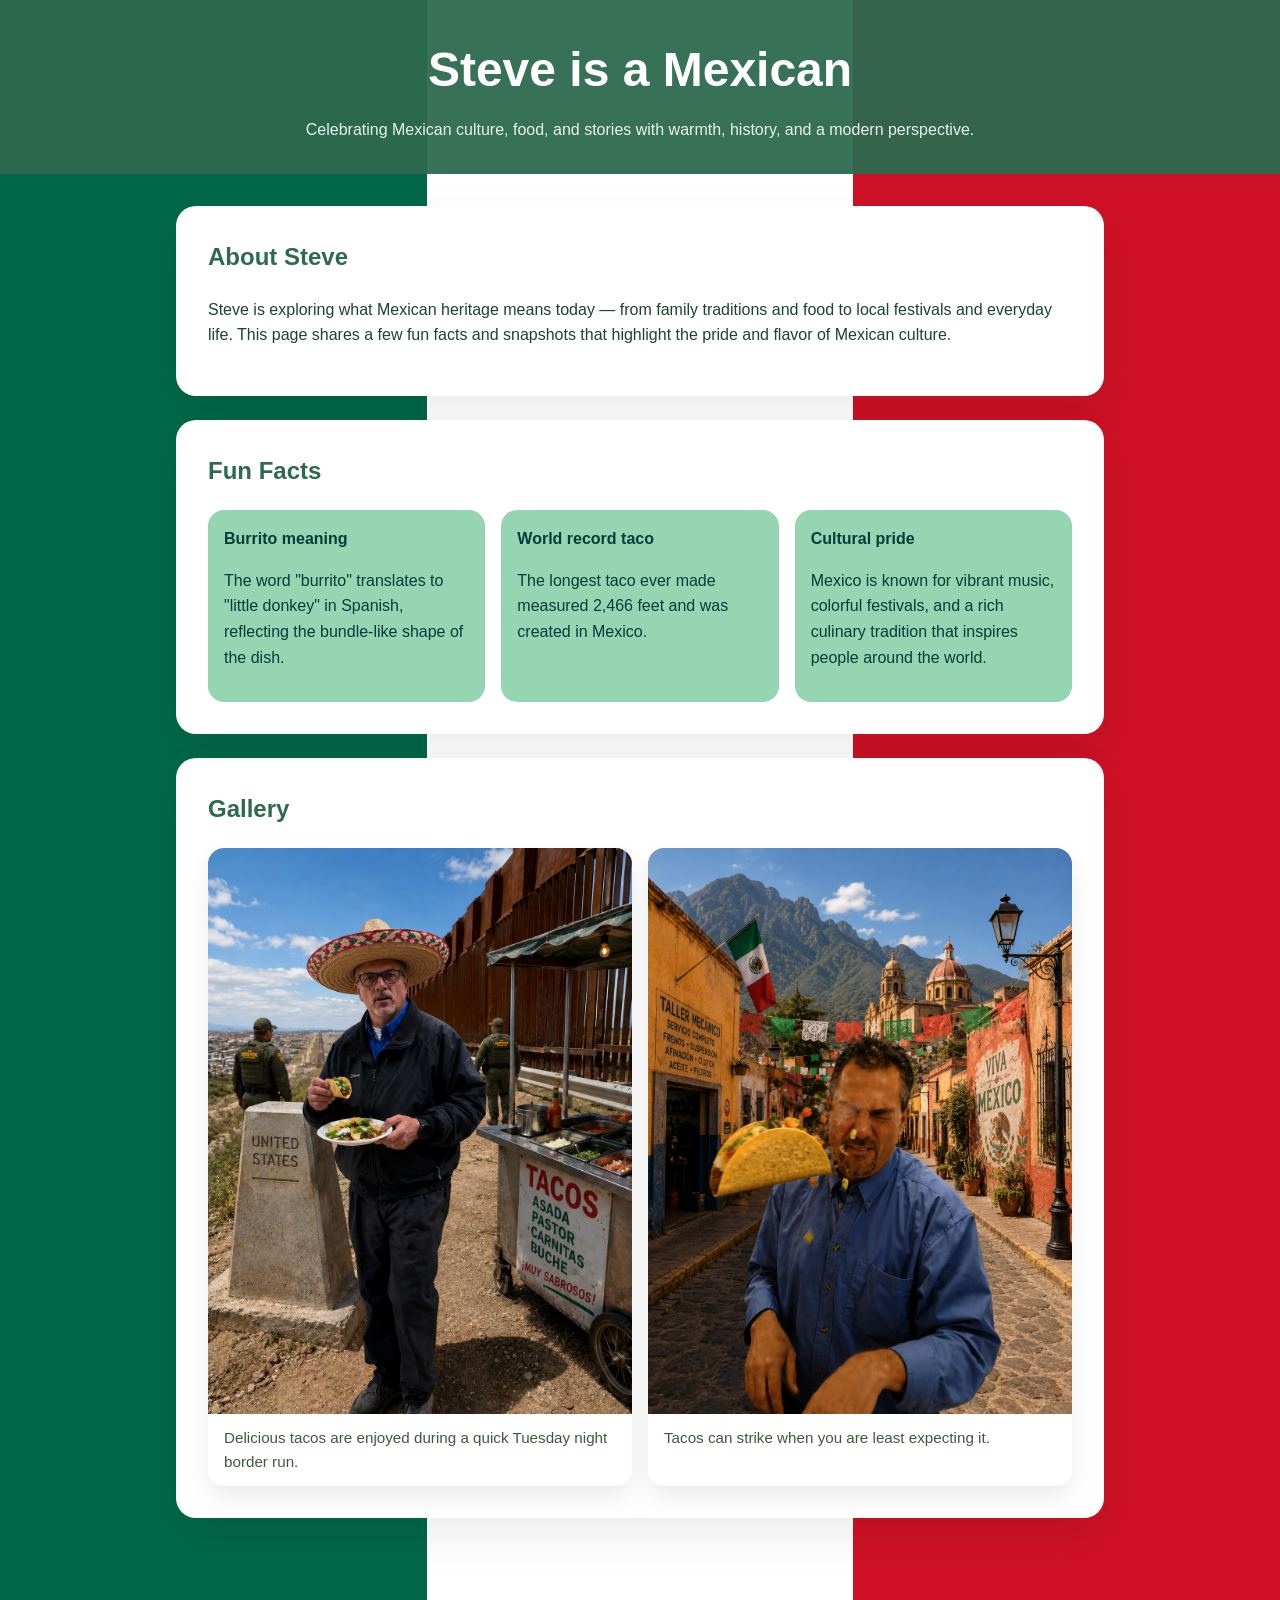
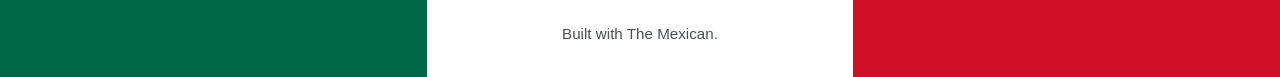
<file: index.html>
<!DOCTYPE html>
<html lang="en">
<head>
    <meta charset="UTF-8">
    <meta name="viewport" content="width=device-width, initial-scale=1.0">
    <title>Taco Man</title>
    <link rel="icon" href="data:image/svg+xml,<svg xmlns='http://www.w3.org/2000/svg' viewBox='0 0 100 100'><text y='75' font-size='75'>🌮</text></svg>">
    <link rel="stylesheet" href="styles.css">
</head>
<body>
    <header>
        <h1>Steve is a Mexican</h1>
        <p>Celebrating Mexican culture, food, and stories with warmth, history, and a modern perspective.</p>
    </header>

    <main>
        <section class="section">
            <h2>About Steve</h2>
            <p>Steve is exploring what Mexican heritage means today — from family traditions and food to local festivals and everyday life. This page shares a few fun facts and snapshots that highlight the pride and flavor of Mexican culture.</p>
        </section>

        <section class="section">
            <h2>Fun Facts</h2>
            <div class="facts">
                <div class="fact">
                    <strong>Burrito meaning</strong>
                    <p>The word "burrito" translates to "little donkey" in Spanish, reflecting the bundle-like shape of the dish.</p>
                </div>
                <div class="fact">
                    <strong>World record taco</strong>
                    <p>The longest taco ever made measured 2,466 feet and was created in Mexico.</p>
                </div>
                <div class="fact">
                    <strong>Cultural pride</strong>
                    <p>Mexico is known for vibrant music, colorful festivals, and a rich culinary tradition that inspires people around the world.</p>
                </div>
            </div>
        </section>

        <section class="section">
            <h2>Gallery</h2>
            <div class="gallery">
                <figure>
                    <img src="Taco man.jpg" alt="A vibrant Mexican meal featuring tacos">
                    <figcaption>Delicious tacos are enjoyed during a quick Tuesday night border run.</figcaption>
                </figure>
                <figure>
                    <img src="Taco to the Face.PNG" alt="A smiling person enjoying a community event">
                    <figcaption>Tacos can strike when you are least expecting it.</figcaption>
                </figure>
            </div>
        </section>
    </main>

    <footer>
        <p>Built with The Mexican.</p>
    </footer>
</body>
</html>
</file>
<file: styles.css>
:root {
    --primary: #2d6a4f;
    --secondary: #95d5b2;
    --bg: #f8f9fa;
    --card: #ffffff;
    --text: #1b4332;
    --accent: #f77f00;
}

* {
    box-sizing: border-box;
}

body {
    margin: 0;
    font-family: "Segoe UI", Tahoma, Geneva, Verdana, sans-serif;
    background: linear-gradient(90deg, #006847 0%, #006847 33.33%, #ffffff 33.33%, #ffffff 66.66%, #ce1126 66.66%, #ce1126 100%);
    color: var(--text);
    line-height: 1.6;
}

header {
    background: rgba(45, 106, 79, 0.95);
    color: white;
    padding: 2rem 1rem;
    text-align: center;
}

header h1 {
    margin: 0;
    font-size: clamp(2rem, 4vw, 3rem);
}

header p {
    margin: 0.5rem auto 0;
    max-width: 720px;
    font-size: 1rem;
    opacity: 0.9;
}

main {
    max-width: 960px;
    margin: 0 auto;
    padding: 2rem 1rem 3rem;
}

.section {
    background: var(--card);
    border-radius: 20px;
    box-shadow: 0 18px 45px rgba(0, 0, 0, 0.08);
    padding: 2rem;
    margin-bottom: 1.5rem;
}

.section h2 {
    margin-top: 0;
    color: var(--primary);
}

.facts {
    display: grid;
    gap: 1rem;
    grid-template-columns: repeat(auto-fit, minmax(220px, 1fr));
}

.fact {
    background: var(--secondary);
    color: #073b3a;
    padding: 1rem;
    border-radius: 16px;
}

.gallery {
    display: grid;
    gap: 1rem;
    grid-template-columns: repeat(auto-fit, minmax(240px, 1fr));
}

.gallery figure {
    margin: 0;
    overflow: hidden;
    border-radius: 16px;
    background: #fff;
    box-shadow: 0 12px 24px rgba(0, 0, 0, 0.08);
}

.gallery img {
    display: block;
    width: 100%;
    height: auto;
}

.gallery figcaption {
    padding: 0.75rem 1rem;
    font-size: 0.95rem;
    color: #3d5a3c;
}

footer {
    text-align: center;
    padding: 1rem;
    color: #495057;
    font-size: 0.95rem;
}

@media (max-width: 600px) {
    .section {
        padding: 1.5rem;
    }
}
</file>
